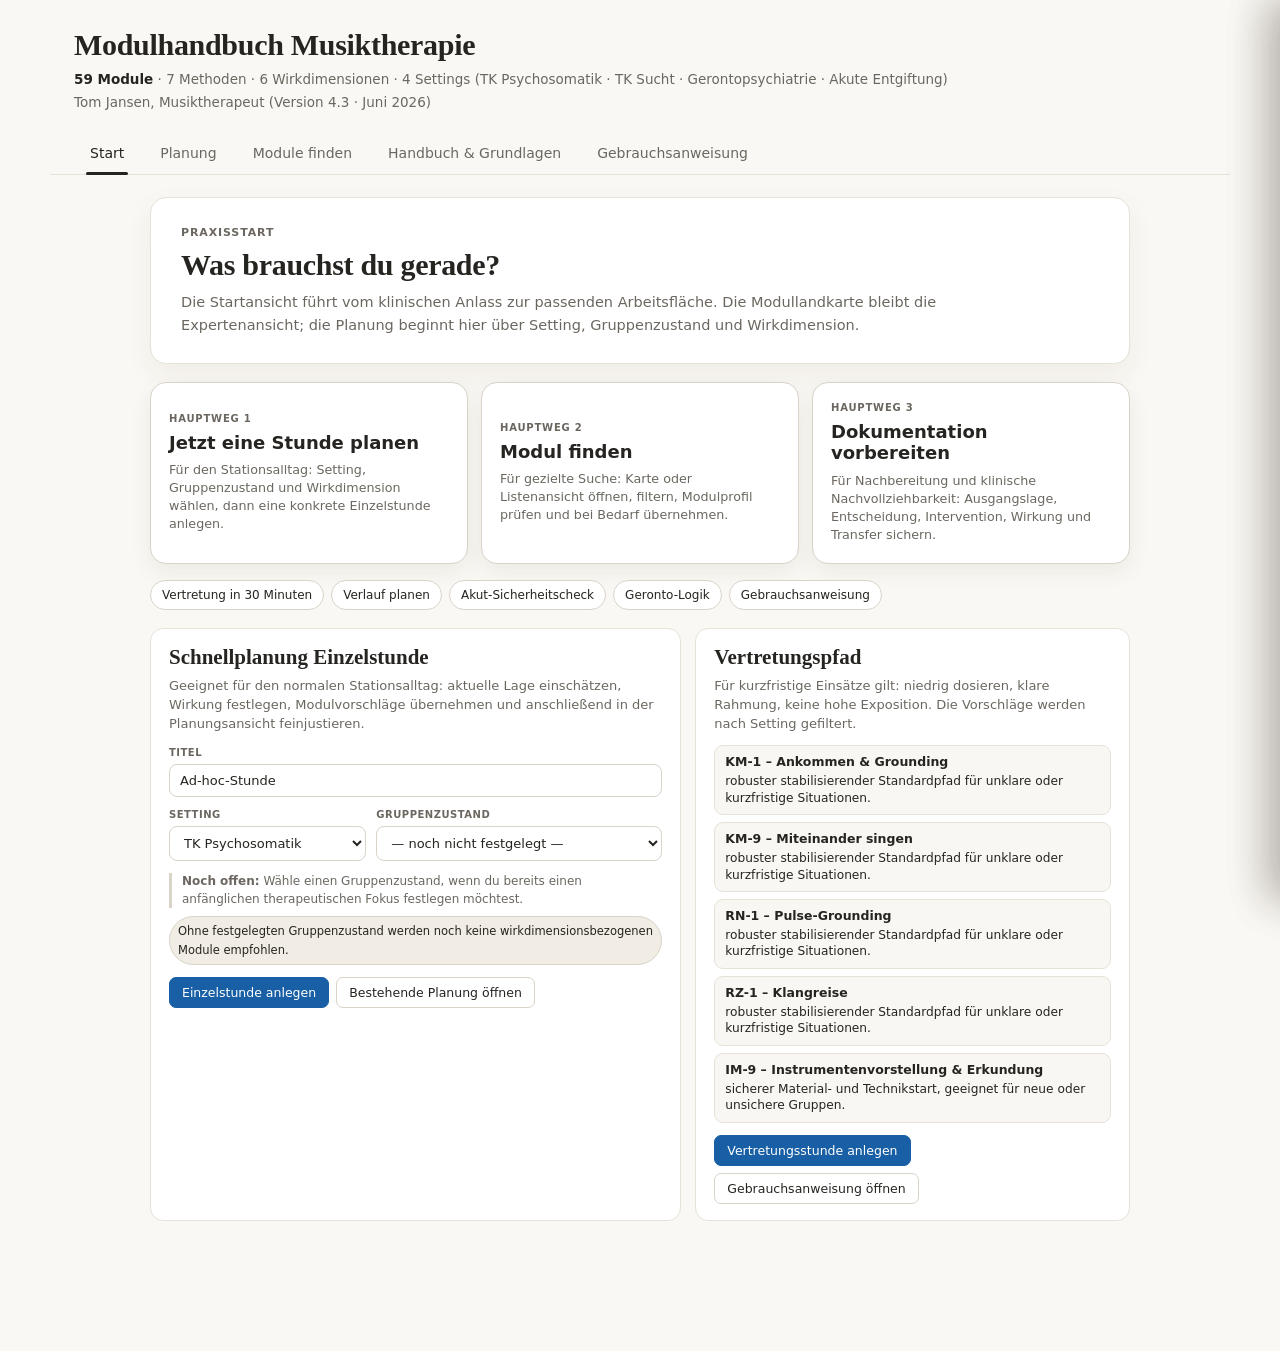
<file: index.html>
<!DOCTYPE html>
<html lang="de">
<head>
<meta charset="utf-8">
<meta name="viewport" content="width=device-width, initial-scale=1">
<title>Modulhandbuch Musiktherapie · Version 4.3 · 59 Module</title>
<link rel="stylesheet" href="./assets/css/base.css?v=4.3">
<link rel="stylesheet" href="./assets/css/layout.css?v=4.3">
<link rel="stylesheet" href="./assets/css/modules.css?v=4.3">
<link rel="stylesheet" href="./assets/css/handbook.css?v=4.3">
<link rel="stylesheet" href="./assets/css/print.css?v=4.3">
<link rel="stylesheet" href="./assets/css/planning.css?v=4.3">
<link rel="stylesheet" href="./assets/css/components.css?v=4.3">
</head>
<body>
<header class="app-header">
  <h1 class="app-title">Modulhandbuch Musiktherapie</h1>
  <p class="app-sub"><b>59 Module</b> · 7 Methoden · 6 Wirkdimensionen · 4 Settings (TK Psychosomatik · TK Sucht · Gerontopsychiatrie · Akute Entgiftung)</p>
  <p class="app-sub" style="margin-top:2px">Tom Jansen, Musiktherapeut <span style="font-weight:400;color:var(--color-text-secondary)">(Version 4.3 · Juni 2026)</span></p>
</header>

<nav class="tabs" role="tablist" aria-label="Ansicht wechseln">
  <button class="tab on" id="tab-start"  role="tab" aria-selected="true"  onclick="showView('start',this)">Start</button>
  <button class="tab" id="tab-planung" role="tab" aria-selected="false" onclick="showView('planung',this)">Planung</button>
  <button class="tab" id="tab-karte" role="tab" aria-selected="false" onclick="showView('karte',this)">Module finden</button>
  <button class="tab" id="tab-handbuch" role="tab" aria-selected="false" onclick="showView('handbuch',this)">Handbuch &amp; Grundlagen</button>
  <button class="tab" id="tab-hilfe" role="tab" aria-selected="false" onclick="showView('hilfe',this)">Gebrauchsanweisung</button>
</nav>


<!-- ============ ANSICHT 0: START / PRAXISDASHBOARD ============ -->
<section class="view on" id="view-start" role="tabpanel" aria-labelledby="tab-start">
  <div class="start-wrap">
    <div class="start-hero">
      <div class="start-kicker">Praxisstart</div>
      <h1>Was brauchst du gerade?</h1>
      <p>Die Startansicht führt vom klinischen Anlass zur passenden Arbeitsfläche. Die Modullandkarte bleibt die Expertenansicht; die Planung beginnt hier über Setting, Gruppenzustand und Wirkdimension.</p>
    </div>

    <div class="start-primary" aria-label="Drei Hauptwege">
      <button class="start-primary-card" onclick="document.getElementById('startTitle').focus()"><em>Hauptweg 1</em><strong>Jetzt eine Stunde planen</strong><span>Für den Stationsalltag: Setting, Gruppenzustand und Wirkdimension wählen, dann eine konkrete Einzelstunde anlegen.</span></button>
      <button class="start-primary-card" onclick="showView('karte',document.getElementById('tab-karte'))"><em>Hauptweg 2</em><strong>Modul finden</strong><span>Für gezielte Suche: Karte oder Listenansicht öffnen, filtern, Modulprofil prüfen und bei Bedarf übernehmen.</span></button>
      <button class="start-primary-card" onclick="startCreatePreset('doku')"><em>Hauptweg 3</em><strong>Dokumentation vorbereiten</strong><span>Für Nachbereitung und klinische Nachvollziehbarkeit: Ausgangslage, Entscheidung, Intervention, Wirkung und Transfer sichern.</span></button>
    </div>

    <div class="start-quick" aria-label="Schnellzugriffe">
      <button onclick="startCreatePreset('vertretung')">Vertretung in 30 Minuten</button>
      <button onclick="plAddPlan();showView('planung',document.getElementById('tab-planung'))">Verlauf planen</button>
      <button onclick="showView('handbuch',document.getElementById('tab-handbuch'));setTimeout(()=>hbJumpContains('Akut-Sicherheitscheck'),30)">Akut-Sicherheitscheck</button>
      <button onclick="showView('handbuch',document.getElementById('tab-handbuch'));setTimeout(()=>hbJumpContains('Gerontopsychiatrie'),30)">Geronto-Logik</button>
      <button onclick="showView('hilfe',document.getElementById('tab-hilfe'))">Gebrauchsanweisung</button>
    </div>

    <div class="start-two">
      <div class="start-box">
        <h2>Schnellplanung Einzelstunde</h2>
        <p>Geeignet für den normalen Stationsalltag: aktuelle Lage einschätzen, Wirkung festlegen, Modulvorschläge übernehmen und anschließend in der Planungsansicht feinjustieren.</p>
        <div class="start-fields">
          <div class="start-field full"><label>Titel</label><input class="start-input" id="startTitle" value="Ad-hoc-Stunde" placeholder="z. B. TK Sucht Montag"></div>
          <div class="start-field"><label>Setting</label><select class="start-select" id="startSetting" onchange="startRenderRecommendations()">
            <option value="p">TK Psychosomatik</option><option value="s">TK Sucht</option><option value="g">Gerontopsychiatrie</option><option value="a">Akute Entgiftung</option>
          </select></div>
            <div class="start-field"><label>Gruppenzustand</label><select class="start-select" id="startState" onchange="startRenderRecommendations()">
              <option value="">— noch nicht festgelegt —</option>
              <option value="unruhig">unruhig / angespannt / überflutet</option>
            <option value="erschoepft">erschöpft / apathisch / blockiert</option>
            <option value="ausdruck">affektiv geladen / ausdrucksbedürftig</option>
            <option value="kontakt">vereinzelt / wenig Kontakt</option>
            <option value="bio">biografisch berührt / suchend</option>
            <option value="abschluss">Abschluss / Verdichtung / Transfer</option>
          </select></div>
        </div>
        <div class="start-note" id="startStateNote"></div>
        <div class="start-recs" id="startRecs"></div>
        <div class="start-actions">
          <button class="pl-btn primary" onclick="startCreatePreset('schnell')">Einzelstunde anlegen</button>
          <button class="pl-btn" onclick="showView('planung',document.getElementById('tab-planung'))">Bestehende Planung öffnen</button>
        </div>
      </div>

      <div class="start-box">
        <h2>Vertretungspfad</h2>
        <p>Für kurzfristige Einsätze gilt: niedrig dosieren, klare Rahmung, keine hohe Exposition. Die Vorschläge werden nach Setting gefiltert.</p>
        <div class="start-mini-list" id="startVertretungList"></div>
        <div class="start-actions">
          <button class="pl-btn primary" onclick="startCreatePreset('vertretung')">Vertretungsstunde anlegen</button>
          <button class="pl-btn" onclick="showView('hilfe',document.getElementById('tab-hilfe'))">Gebrauchsanweisung öffnen</button>
        </div>
      </div>
    </div>
  </div>
</section>

<!-- ============ ANSICHT 1: MODULLANDKARTE ============ -->
<section class="view" id="view-karte" role="tabpanel" aria-labelledby="tab-karte">
  <div class="search-wrap">
    <span class="search-ico">⌕</span>
    <input id="search" type="search" placeholder="Modul suchen (Code oder Name) …" autocomplete="off" aria-label="Modul suchen">
    <button class="search-clear" id="searchClear" aria-label="Suche leeren" onclick="clearSearch()">×</button>
  </div>

  <div class="ml">
    <div class="ml-leg">
      <span style="font-weight:600;color:var(--color-text-primary)">Methode:</span>
      <span><span class="leg-sq" style="background:#FFF3CC;border:0.5px solid #E8C030"></span> Bodysongs (KM)</span>
      <span><span class="leg-sq" style="background:#E1F5EE;border:0.5px solid #5DCAA5"></span> Rezeptiv (RZ)</span>
      <span><span class="leg-sq" style="background:#A8DFF0;border:0.5px solid #1890B8"></span> Improvisation (IM)</span>
      <span><span class="leg-sq" style="background:#FDE8CC;border:0.5px solid #D4802A"></span> Rhythmik/NMT (RN)</span>
      <span><span class="leg-sq" style="background:#F5E0E0;border:0.5px solid #C05050"></span> Trommel (TR)</span>
      <span><span class="leg-sq" style="background:#EEEDFE;border:0.5px solid #7F77DD"></span> Hypnosystem. (HS)</span>
      <span><span class="leg-sq" style="background:#F8E0F0;border:0.5px solid #C060A0"></span> Life Kinetik (LK)</span>
      <span class="leg-sep"></span>
      <span style="font-weight:600;color:var(--color-text-primary)">Setting:</span>
      <span><span class="leg-sd" style="background:#1A6FBF"></span> Psy</span>
      <span><span class="leg-sd" style="background:#BA7517"></span> Sucht</span>
      <span><span class="leg-sd" style="background:#4A8A18"></span> Ger</span>
      <span><span class="leg-sd" style="background:#D44000"></span> Akut</span>
      <span class="leg-sep"></span>
      <span><span class="leg-sd" style="background:#1A6FBF;opacity:.3"></span> Anpassung</span>
      <span><span class="leg-sd" style="background:#C8C7BF"></span> nein</span>
      <span><span class="leg-sd" style="background:transparent;border:1.5px dashed #D44000;display:inline-block;width:7px;height:7px;border-radius:50%;vertical-align:middle"></span> Ausnahme</span>
      <span class="leg-sep"></span>
      <span>⇅ mehrere Dim. &nbsp;·&nbsp; ⊕ integrativ &nbsp;·&nbsp; ★ Kern &nbsp;·&nbsp; Vertiefung = therapeutische Erfahrung nötig</span>
      <span class="leg-sep"></span>
      <span><span class="vb vb-ok">vertretungsgeeignet</span></span>
      <span><span class="vb vb-exp">Erfahrung nötig</span></span>
      <span><span class="vb vb-rahm">Ergänzung</span></span>
    </div>

    <details class="ml-hinweise">
      <summary>Hinweise &amp; Quickguides</summary>
      <div class="ml-hinweise-grid">
        <div class="ml-note"><strong>Nutzung:</strong> Auf eine Modulkachel tippen öffnet das vollständige Profil (Steckbrief, Ablauf, Settinghinweise, Checkpoints). · <strong>Vertretung &amp; Einsatzlogik:</strong> „vertretungsgeeignet“ = robustes Modul für Vertretungssituationen; „therapeutische Erfahrung nötig“ = erhöhter Prozess- und Rückführungsanspruch; „Ergänzung / Abschluss“ = integrativer Baustein.</div>
        <div class="ml-note"><strong>Orientierungsmodule:</strong> IM-9 <em>Instrumentenvorstellung &amp; Erkundung</em> und TR-9 <em>Trommeltechnik – Grundlagen</em> dienen als sichere technische Einstiegsmodule. Sie führen in Material, Klangmöglichkeiten, Spielweise und Gruppenrahmen ein und eignen sich besonders für neue Gruppen, Vertretungssituationen sowie Patient:innen mit Unsicherheit, Scham, Leistungsangst oder wenig musikalischer Vorerfahrung.</div>
        <div class="ml-note"><strong>Vertretung in 30 Minuten:</strong> Bei unruhiger Gruppe zuerst KM-1, KM-9 oder RN-1; bei erschöpfter Gruppe RN-2, IM-9 oder LK-1; bei unsicherer neuer Gruppe IM-9 oder TR-9. In der Gerontopsychiatrie eignen sich KM-9, RZ-4, KM-4 oder RN-2 vereinfacht; in der Akuten Entgiftung KM-1 Kurzform, RZ-4 oder RN-1 minimal. Bei unklarer Lage gilt: W1 vor W2, Stabilisierung vor Ausdruck.</div>
        <div class="ml-note"><strong>Akut-Sicherheitscheck:</strong> Vor Akut-Einsatz prüfen: ausreichende Orientierung, stabile vegetative Lage, Freiwilligkeit mit Pausen- und Abbruchrecht sowie kurze, reizarme Durchführung ohne Reflexionsdruck. Bei Hinweisen auf Delir, akute Intoxikationsnähe, Psychose, akute Suizidalität oder massive Instabilität keine eigenständige Gruppenintervention ohne Rücksprache mit Pflege, ärztlichem Dienst oder Behandlungsteam.</div>
        <div class="ml-note"><strong>Nutzung durch Kolleg:innen:</strong> Vertretungsgeeignete, niedrig dosierte Module können Orientierung geben, wenn Setting, Rahmen und Abbruchmöglichkeiten geklärt sind. Vertiefende Ausdrucks-, Biografie-, Improvisations- und hypnosystemische Module gehören in musiktherapeutisch qualifizierte Hände oder in enge fachliche Rücksprache.</div>
      </div>
    </details>
    <div class="ml-filters">
      <span class="fl">Filter:</span>
      <button class="fb on" data-k="all" onclick="fs('all',this)">Alle</button>
      <button class="fb" data-k="p" onclick="fs('p',this)" style="border-color:#1A6FBF;color:#1A6FBF">Psychosomatik</button>
      <button class="fb" data-k="s" onclick="fs('s',this)" style="border-color:#BA7517;color:#BA7517">Sucht TK</button>
      <button class="fb" data-k="g" onclick="fs('g',this)" style="border-color:#4A8A18;color:#4A8A18">Geronto</button>
      <button class="fb" data-k="a" onclick="fs('a',this)" style="border-color:#D44000;color:#D44000">Akut-Entgiftung</button>
      <span class="leg-sep"></span>
      <button class="fb" data-k="kern" onclick="fs('kern',this)" style="border-color:#534AB7;color:#534AB7">★ Kernmodule</button>
      <button class="fb" data-k="integ" onclick="fs('integ',this)" style="border-color:#0F6E56;color:#0F6E56">⊕ Integrativ</button>
      <button class="fb" data-k="vertief" onclick="fs('vertief',this)" style="border-color:#993C1D;color:#993C1D">Vertiefung</button>
      <span class="leg-sep"></span>
      <button class="fb" data-k="vok" onclick="fs('vok',this)" style="border-color:#2D6A1F;color:#2D6A1F">vertretungsgeeignet</button>
      <button class="fb" data-k="vexp" onclick="fs('vexp',this)" style="border-color:#8A4A00;color:#8A4A00">therapeutische Erfahrung nötig</button>
      <button class="fb" data-k="vrahm" onclick="fs('vrahm',this)" style="border-color:#0F6E56;color:#0F6E56">Ergänzung / Abschluss</button>
    </div>

    <div class="ml-filters" style="margin-top:5px">
      <span class="fl">Methode:</span>
      <button class="fb-m on" data-m="all" onclick="fm('all',this)">Alle</button>
      <button class="fb-m" data-m="km" onclick="fm('km',this)" style="border-color:#E8C030;color:#7A5C00;background:#FFF3CC">KM</button>
      <button class="fb-m" data-m="im" onclick="fm('im',this)" style="border-color:#1890B8;color:#054862;background:#A8DFF0">IM</button>
      <button class="fb-m" data-m="rz" onclick="fm('rz',this)" style="border-color:#5DCAA5;color:#085041;background:#E1F5EE">RZ</button>
      <button class="fb-m" data-m="rn" onclick="fm('rn',this)" style="border-color:#D4802A;color:#6A3A08;background:#FDE8CC">RN</button>
      <button class="fb-m" data-m="tr" onclick="fm('tr',this)" style="border-color:#C05050;color:#7A1414;background:#F5E0E0">TR</button>
      <button class="fb-m" data-m="hs" onclick="fm('hs',this)" style="border-color:#7F77DD;color:#26215C;background:#EEEDFE">HS</button>
      <button class="fb-m" data-m="lk" onclick="fm('lk',this)" style="border-color:#C060A0;color:#6B1858;background:#F8E0F0">LK</button>
    </div>

<div class="ml-modebox" id="mlClinicalModeBox"></div>
<div class="ml-toolbar"><span class="fl">Ansicht:</span><span class="ml-viewtoggle"><button id="mlModeMap" class="on" onclick="setModuleView('map')">Karte</button><button id="mlModeList" onclick="setModuleView('list')">Liste</button></span><button class="ml-modebtn" id="gerontoModeBtn" onclick="mlToggleGerontoMode()">Geronto-Modus</button><button class="ml-modebtn" id="acuteSafeBtn" onclick="mlToggleAcuteSafe()">Nur akut sichere Kurzformen</button><button class="ml-modebtn" onclick="plPrintCurrentModuleList()">Aktuelle Modulliste drucken</button><span class="fl">Die Liste ist für schnelle Auswahl, die Karte für Überblick.</span></div>
<div id="mlb" class="ml-map"></div>
<div id="moduleList" class="ml-list"></div>
    <div class="no-hits" id="noHits">Keine Module gefunden. Suche oder Filter anpassen.</div>
  </div>
</section>

<!-- ============ ANSICHT 2: HANDBUCH ============ -->
<section class="view" id="view-handbuch" role="tabpanel" aria-labelledby="tab-handbuch">
  <div class="hb-dashboard">
    <h1>Handbuch &amp; Grundlagen: gezielt lesen, nicht durchsuchen müssen</h1>
    <p>Dieser Bereich enthält die fachliche Masterlogik. Die Schnellzugriffe führen direkt zu den Abschnitten, die im Alltag am häufigsten gebraucht werden.</p>
    <div class="hb-quickgrid">
      <button onclick="hbJumpContains('Klinische Entscheidungslogik')"><strong>Entscheidungslogik</strong><span>Vom Gruppenzustand zur Intervention</span></button>
      <button onclick="hbJumpContains('Arbeiten mit der interaktiven')"><strong>Interaktive Fassung</strong><span>Planung, Kurzdoku und Grenzen</span></button>
      <button onclick="hbJumpContains('Vertretung in 30 Minuten')"><strong>Vertretung</strong><span>Sichere Standardpfade</span></button>
      <button onclick="hbJumpContains('Akut-Sicherheitscheck')"><strong>Akut</strong><span>Sicherheitsprüfung vor Einsatz</span></button>
      <button onclick="hbJumpContains('Gerontopsychiatrie')"><strong>Geronto</strong><span>Musikalischer Einstieg statt Gesprächsrunde</span></button>
      <button onclick="hbJumpContains('Dokumentationsbausteine')"><strong>Dokumentation</strong><span>Fachtext statt Kürzellogik</span></button>
      <button onclick="hbJumpContains('Die sechs Wirkdimensionen')"><strong>Wirkdimensionen</strong><span>W1 bis W6 im Überblick</span></button>
      <button onclick="hbJumpContains('Die sieben Methoden')"><strong>Methoden</strong><span>KM, RZ, IM, RN, TR, HS, LK</span></button>
    </div>
    <div class="hb-readtools">
      <div class="start-field full"><label>Im Handbuch suchen</label><input class="start-input" id="hbSearchInput" placeholder="Suchbegriff im Grundlagenbereich …" oninput="hbSearchInputChanged(this.value)" onkeydown="if(event.key==='Enter') hbSearchNext()"></div>
      <div class="hb-toolbuttons">
        <button type="button" onclick="hbSearchNext()">Fundstelle</button>
        <button type="button" id="hbCompactBtn" onclick="hbToggleCompact()">Kurzstruktur</button>
        <button type="button" onclick="hbClearReadingTools()">Alles anzeigen</button>
      </div>
    </div>
  </div>
  <div class="hb-navdock" id="hbNavDock">
    <span class="hb-navlabel">Handbuch-Navigation</span>
    <button type="button" onclick="hbScrollOverview()">Zur Übersicht</button>
    <button type="button" id="hbBackBtn" onclick="hbGoBack()" disabled>Zurück</button>
    <button type="button" onclick="hbScrollTop()">Nach oben</button>
    <button type="button" id="hbSearchNextDock" onclick="hbSearchNext()" disabled>Nächste Fundstelle</button>
    <span class="hb-position" id="hbPosition">Übersicht</span>
    <div class="hb-searchresults" id="hbSearchResults" hidden></div>
  </div>
  <div class="hb-layout">
    <aside class="hb-toc" id="hbToc"><div class="toc-h">Inhalt</div></aside>
    <div class="hb-content"><div class="doc" id="hbContent"></div></div>
  </div>
  <button class="hb-floatingtop" id="hbFloatTop" type="button" onclick="hbScrollTop()">Nach oben</button>
</section>

<!-- ============ ANSICHT 3: PLANUNG ============ -->
<section class="view" id="view-planung" role="tabpanel" aria-labelledby="tab-planung">
  <div class="pl-layout">
    <aside class="pl-side">
      <div class="pl-h">Behandlungsverläufe</div>
      <ul class="pl-planlist" id="plPlanList"></ul>
      <button class="pl-btn primary" style="width:100%" onclick="plAddPlan()">+ Neuer Verlauf</button>
      <div class="pl-h" style="margin-top:18px">Einzelstunden</div>
      <ul class="pl-planlist" id="plSingleList"></ul>
      <button class="pl-btn" style="width:100%" onclick="plAddSingle()">+ Einzelstunde</button>
      <div class="pl-favbox">
        <div class="pl-h">Häufig genutzt</div>
        <div id="plFavList"></div>
        <p class="pl-hint" style="margin:8px 0 0">Feste Schnellliste für robuste Alltagsmodule. Profil öffnen oder direkt in die aktive Stunde übernehmen.</p>
      </div>
      <div class="pl-h" style="margin-top:18px">Sichern</div>
      <div class="pl-toolbar">
        <button class="pl-btn tiny" onclick="plExport()">Export (JSON)</button>
        <button class="pl-btn tiny" onclick="document.getElementById('plImportFile').click()">Import</button>
        <input type="file" id="plImportFile" accept="application/json,.json" style="display:none" onchange="plImport(this)">
      </div>
      <p class="pl-hint" style="margin-top:8px">Die Pläne werden lokal in diesem Browser auf diesem PC gespeichert (localStorage). Der Stundenrahmen, therapeutische Entscheidung und Dokumentationskern werden mitgespeichert. Zur Sicherung oder Weitergabe den JSON-Export nutzen – beim Import wird der aktuelle Stand ersetzt.</p>
    </aside>
    <div class="pl-main" id="plMain"></div>
  </div>
</section>



<!-- ============ ANSICHT 4: GEBRAUCHSANWEISUNG ============ -->
<section class="view" id="view-hilfe" role="tabpanel" aria-labelledby="tab-hilfe">
  <article class="help-wrap">
    <h1>Gebrauchsanweisung zur interaktiven Planungs- und Dokumentationsfassung</h1>
    <p class="help-lead">Diese Ansicht erklärt, wie die Modullandkarte, das Handbuch und die Planung zusammenarbeiten. Sie ist als Arbeitsanleitung für den klinischen Alltag gedacht: schnell genug für die Vorbereitung, genau genug für eine nachvollziehbare Dokumentation.</p>

    <div class="help-card">
      <p><strong>Grundprinzip:</strong> Die interaktive Fassung ersetzt keine therapeutische Einschätzung. Sie hilft dabei, die eigene klinische Entscheidung sichtbar zu machen: Ausgangslage erkennen, Wirkdimension wählen, Bausteine passend dosieren, Durchführung anpassen und die Stunde anschließend fachlich dokumentieren.</p>
    </div>

    <h2>1. Drei Arbeitsbereiche</h2>
    <div class="help-grid">
      <div class="help-step"><strong>Modullandkarte</strong>Sie dient der schnellen Orientierung. Hier lassen sich Module nach Setting, Methode, Kernmodul, Vertretungseignung und weiteren Kriterien filtern. Ein Klick auf eine Kachel öffnet das vollständige Modulprofil.</div>
      <div class="help-step"><strong>Handbuch &amp; Grundlagen</strong>Dieser Bereich enthält die fachliche Masterlogik: Entscheidungslogik, Wirkdimensionen, Methoden, Settinghinweise, Dokumentationsbausteine und die vollständigen Modulprofile.</div>
      <div class="help-step"><strong>Planung</strong>Hier werden Einzelstunden oder Behandlungsverläufe erstellt. Jede Stunde erhält einen Stundenrahmen, eine therapeutische Entscheidung, passende Bausteine, editierbare Phasen und eine automatische Kurzdokumentation.</div>
      <div class="help-step"><strong>Gebrauchsanweisung</strong>Dieser Bereich erklärt die Bedienung und die fachliche Logik der interaktiven Fassung. Er ist bewusst knapp gehalten und soll direkt während der Arbeit nutzbar bleiben.</div>
    </div>

    <h2>2. Typischer Ablauf einer Stunde</h2>
    <p>Eine reguläre musiktherapeutische Stunde beginnt nicht mit der Methode, sondern mit Kontakt und Orientierung. In Psychosomatik, Sucht und Akutbereich steht am Anfang meist eine kurze Begrüßung und eine Nachfrage zur aktuellen Lage. Danach wird entschieden, welche therapeutische Richtung heute tragfähig ist.</p>
    <div class="help-flow">
      <span>Begrüßung</span><span>aktuelle Lage</span><span>Gruppenzustand</span><span>Wirkdimension</span><span>Bausteinwahl</span><span>Durchführung</span><span>Beobachtung</span><span>Kurzdokumentation</span>
    </div>
    <p>In der Gerontopsychiatrie ist die Logik anders. Dort beginnt die Stunde in der Regel nicht mit einer Gesprächsrunde, sondern direkt musikalisch: mit vertrautem Lied, Klangritual, Rhythmus, Summen oder einem wiederkehrenden musikalischen Anfang. Die Einschätzung entsteht stärker aus Beobachtung: Wachheit, Blickkontakt, Unruhe, Mitsingen, Rückzug, Orientierung und affektive Resonanz.</p>

    <h2>3. Neue Stunde oder Verlauf anlegen</h2>
    <ol>
      <li>Den Reiter <strong>Planung</strong> öffnen.</li>
      <li>Entweder <strong>Neuer Verlauf</strong> oder <strong>Einzelstunde</strong> wählen.</li>
      <li>Setting, Datum, Gruppe und gegebenenfalls Thema eintragen.</li>
      <li>Falls der Schwerpunkt bereits klar ist, eine Wirkdimension auswählen. Wenn noch offen ist, was die Gruppe braucht, bleibt die Wirkdimension zunächst leer.</li>
      <li>Den Stundenrahmen ausfüllen: Einstieg, aktuelle Themen oder Beobachtung, therapeutische Entscheidung und Dokumentationskern.</li>
    </ol>

    <h2>4. Stundenrahmen nutzen</h2>
    <p>Der Stundenrahmen bildet die klinische Orientierung vor der eigentlichen Intervention ab. Er beantwortet nicht die Frage „Was mache ich heute?“, sondern zuerst: „Was zeigt sich gerade, und was braucht die Gruppe jetzt?“</p>
    <h3>Reguläre Eingangsrunde</h3>
    <p>Geeignet vor allem für TK Psychosomatik, TK Sucht und stabile Gruppen im Akutbereich. Hier werden Begrüßung, aktuelle Themen, Stimmung, Druck, Konflikte, Erschöpfung, Kontaktfähigkeit oder Gruppendynamik knapp erfasst.</p>
    <h3>Geronto: direkter musikalischer Beginn</h3>
    <p>Geeignet für Gerontopsychiatrie. Hier wird nicht zuerst abgefragt, sondern musikalisch begonnen. Der Einstieg dient Orientierung, Vertrautheit und Sicherheit. Beobachtet werden Wachheit, Blickkontakt, Unruhe, Beteiligung, Wiedererkennen und Resonanz.</p>
    <h3>Krise / Akut: kurze Stabilisierung</h3>
    <p>Geeignet bei deutlich erhöhter Anspannung, Überflutung oder geringer Belastbarkeit. Hier gilt: kurz, klar, reizarm, freiwillig und jederzeit abbrechbar. Reflexionsdruck wird vermieden.</p>

    <h2>5. Bausteine auswählen</h2>
    <p>Der Baustein-Picker kann nach <strong>Wirkdimension</strong> oder nach <strong>Methode</strong> angezeigt werden. Für die klinische Planung ist die Wirkdimensionsansicht oft hilfreicher, weil sie von der therapeutischen Zielrichtung ausgeht. Die Methodenansicht bleibt sinnvoll, wenn methodische Vielfalt geprüft oder bewusst eine bestimmte Arbeitsweise gewählt werden soll.</p>
    <ol>
      <li>In der Stunde auf <strong>Baustein hinzufügen</strong> klicken.</li>
      <li>Oben wählen: <strong>nach Wirkdimension</strong> oder <strong>nach Methode</strong>.</li>
      <li>Den aktiven Setting- und Wirkdimensionsfilter beachten.</li>
      <li>Falls zu wenig angezeigt wird, den Wirkdimensionsfilter lösen.</li>
      <li>Passendes Modul auswählen und danach die Phasen prüfen.</li>
    </ol>
    <div class="help-card">
      <p><strong>Merksatz:</strong> Die Codes wie KM-1, RN-2 oder W4 sind Planungsmarker. Sie helfen beim Finden und Sortieren. Für die Dokumentation werden sie in fachlich lesbare Sprache übersetzt.</p>
    </div>

    <h2>6. Phasen bearbeiten</h2>
    <p>Nach dem Einfügen eines Bausteins werden die Phasen aus dem Modulprofil übernommen. Sie enthalten Durchführungshinweise, Zielrichtung und Ablauf. Diese Texte sind keine starre Vorschrift. Sie dürfen vor der Stunde an Gruppe, Tagesform, Setting und Zeitrahmen angepasst werden.</p>
    <p>Wenn ein älterer Baustein nur eine knappe Phasenfassung enthält, kann die ausführliche Fassung über <strong>aus Modulprofil neu übernehmen</strong> erneut geladen werden. Eigene Anpassungen sollten deshalb nur dann überschrieben werden, wenn sie nicht mehr gebraucht werden.</p>

    <h2>7. Automatische Kurzdokumentation verwenden</h2>
    <p>Die automatische Kurzdokumentation erstellt aus den Einträgen der Stunde einen fachlichen Fließtext. Sie verwendet keine internen Kürzel und keine Zeitangaben aus den einzelnen Abschnitten, sondern übersetzt Wirkdimensionen und Methoden in klinisch lesbare Formulierungen.</p>
    <p>Der Text ist als Rohfassung gedacht. Vor dem Eintrag ins Dokumentationssystem sollte er geprüft, gekürzt und konkretisiert werden. Besonders wichtig sind beobachtbare Reaktionen der Patient:innen und die eigene therapeutische Entscheidung.</p>
    <div class="help-example">Beispielstruktur:
Die musiktherapeutische Einheit fand im Setting TK Sucht statt. Zu Beginn zeigte sich die Gruppe angespannt und motorisch unruhig. Daraus ergab sich der fachliche Schwerpunkt Stabilisierung, Orientierung und Regulation. Eingesetzt wurde eine körper- und stimmbezogene musiktherapeutische Arbeit zur Orientierung und Beruhigung. Im Verlauf reduzierte sich die Unruhe sichtbar; mehrere Teilnehmende konnten sich auf das Summen einlassen, eine Person nutzte Zuhören als sichere Teilnahmeform. Für die nächste Stunde bleibt eine niedrig dosierte Aktivierung sinnvoll.</div>

    <h2>8. Dokumentationsqualität prüfen</h2>
    <p>Eine gute Kurzdokumentation beantwortet fünf Fragen:</p>
    <ol>
      <li>Wie war die Ausgangslage?</li>
      <li>Welche therapeutische Richtung wurde gewählt?</li>
      <li>Welche Intervention wurde durchgeführt?</li>
      <li>Wie reagierte die Gruppe beobachtbar?</li>
      <li>Was folgt daraus für die nächste Stunde oder den weiteren Verlauf?</li>
    </ol>
    <p>Zu vermeiden sind reine Methodenlisten ohne Beobachtung, reine Stimmungsbeschreibungen ohne therapeutische Entscheidung und Formulierungen, die nur aus internen Codes bestehen. Die Dokumentation soll auch für Kolleg:innen anderer Berufsgruppen nachvollziehbar bleiben.</p>

    <h2>9. Sichern, Exportieren und Weitergeben</h2>
    <p>Die Planung wird lokal im Browser gespeichert. Das bedeutet: Sie bleibt auf diesem Gerät und in diesem Browser erhalten, solange Browserdaten nicht gelöscht werden. Für Sicherung, Gerätewechsel oder Weitergabe wird der JSON-Export genutzt.</p>
    <ol>
      <li>Regelmäßig <strong>Export (JSON)</strong> nutzen.</li>
      <li>Die Datei mit Datum abspeichern, zum Beispiel <em>musiktherapie_planung_2026-06-10.json</em>.</li>
      <li>Beim Import wird der aktuelle Planungsstand ersetzt. Deshalb vorher exportieren, wenn der bestehende Stand erhalten bleiben soll.</li>
    </ol>

    <h2>10. Praktische Arbeitsregel</h2>
    <div class="help-card">
      <p><strong>Erst klinisch denken, dann technisch klicken.</strong> Die Datei ist dann am stärksten, wenn sie deine therapeutische Logik unterstützt: Was zeigt sich? Was braucht die Gruppe? Wie niedrig oder hoch darf ich dosieren? Was war beobachtbar? Was ist für die nächste Stunde wichtig?</p>
    </div>
  </article>
</section>

<!-- ============ MODULPICKER (Baustein wählen) ============ -->
<div class="overlay" id="plPickerOverlay" onclick="plClosePicker()"></div>
<div class="pl-picker" id="plPicker" role="dialog" aria-modal="true" aria-label="Baustein hinzufügen">
  <div class="pl-picker-bar">
    <h3>Baustein hinzufügen</h3>
    <button class="panel-btn panel-close" onclick="plClosePicker()" aria-label="Schließen">×</button>
  </div>
  <div class="search-wrap" style="margin:12px 16px 0;max-width:none">
    <span class="search-ico">⌕</span>
    <input id="plPickerSearch" type="search" placeholder="Modul suchen (Code oder Name) …" autocomplete="off" oninput="plRenderPicker()">
  </div>
  <div class="pl-picker-controls">
    <span class="pl-h">Darstellung</span>
    <span class="pl-toggle" role="group" aria-label="Bausteine gruppieren">
      <button type="button" id="plViewWirk" class="on" onclick="plSetPickerView('wirk')">nach Wirkdimension</button>
      <button type="button" id="plViewMethod" onclick="plSetPickerView('method')">nach Methode</button>
    </span>
  </div>
  <div class="pl-picker-body" id="plPickerBody"></div>
</div>

<!-- ============ DRUCKBEREICH (nur beim Drucken sichtbar) ============ -->
<div id="printArea"></div>

<!-- ============ DETAIL-PANEL (Modulprofil) ============ -->
<div class="overlay" id="overlay" onclick="closePanel()"></div>
<div class="panel" id="panel" role="dialog" aria-modal="true" aria-label="Modulprofil">
  <div class="panel-bar">
    <span class="panel-tag" id="panelTag"></span>
    <span class="panel-method" id="panelMethod"></span>
    <span class="spacer"></span>
    <button class="panel-btn" onclick="printPanel()" title="Dieses Modul drucken">Drucken</button>
    <button class="panel-btn panel-close" onclick="closePanel()" aria-label="Schließen">×</button>
  </div>
  <div class="panel-body doc" id="panelBody"></div>
</div>

<!-- ============ DATEN UND APP ============ -->
<script src="./assets/js/modules.js"></script>
<script src="./assets/js/moduleMap.js?v=4.3"></script>
<script src="./assets/js/navigation.js"></script>
<script src="./assets/js/moduleList.js?v=4.3"></script>
<script src="./assets/js/handbook.js"></script>
<script src="./assets/js/planning.js"></script>
<script src="./assets/js/storage.js"></script>
<script src="./assets/js/documentation.js"></script>
<script src="./assets/js/print.js"></script>
<script src="./assets/js/app.js?v=4.3"></script>
</body>
</html>
</file>
<file: assets/css/base.css>
/* =========================================================================
   MODULHANDBUCH MUSIKTHERAPIE – statische Web-App (Version 4.3 / Karte v4.3 / 59 Module)
   Zusammenführung von Modullandkarte (HTML) + Modulhandbuch (DOCX).

   GESTALTUNGSENTSCHEIDUNGEN (dokumentiert für Nachfolge):
   - Bewusst KEINE externen Schriften/Bibliotheken: Die Datei muss offline und
     im Stationsalltag (auch ausgedruckt) zuverlassig funktionieren. Daher ein
     hochwertiger System-Font-Stack statt Google Fonts.
   - Farbsystematik (Methodenfarben, Setting-Punkte) wurde unverandert aus der
     bewährten Modullandkarte v10.7 übernommen, damit Karte und Profile konsistent
     sind.
   - Alle CSS-Variablen sind hier lokal definiert (fruher von der Claude-
     Umgebung gestellt), damit die Datei eigenstandig lauffahig ist.
   ========================================================================= */

:root{
  --font-sans: system-ui, -apple-system, "Segoe UI", Roboto, "Helvetica Neue", Arial, sans-serif;
  --font-serif: "Iowan Old Style", "Palatino Linotype", Palatino, "Book Antiqua", Georgia, serif;

  --color-text-primary:#262420;
  --color-text-secondary:#6b6760;
  --color-background:#faf8f4;
  --color-background-secondary:#f1ede5;
  --color-surface:#ffffff;
  --color-border-secondary:#d9d3c8;
  --color-border-tertiary:#e7e2d8;
  --border-radius-md:10px;

  /* Settingfarben (aus v10.7) */
  --c-psy:#1A6FBF; --c-sucht:#BA7517; --c-ger:#4A8A18; --c-akut:#D44000;
}

*{box-sizing:border-box}
html{-webkit-text-size-adjust:100%}
body{
  margin:0; background:var(--color-background); color:var(--color-text-primary);
  font-family:var(--font-sans); font-size:15px; line-height:1.6;
  -webkit-font-smoothing:antialiased;
}
</file>
<file: assets/css/layout.css>
/* ---------- Kopfbereich ---------- */
.app-header{
  max-width:1180px; margin:0 auto; padding:28px 24px 0;
}
.app-title{
  font-family:var(--font-serif); font-weight:600; letter-spacing:-.01em;
  font-size:30px; line-height:1.15; margin:0; color:var(--color-text-primary);
}
.app-sub{ margin:6px 0 0; color:var(--color-text-secondary); font-size:13.5px }
.app-sub b{color:var(--color-text-primary);font-weight:600}
.app-ver{
  display:inline-block; margin-top:10px; font-size:11.5px; letter-spacing:.04em;
  text-transform:uppercase; color:var(--color-text-secondary);
  border:0.5px solid var(--color-border-secondary); border-radius:20px; padding:3px 11px;
}

/* ---------- Tab-Navigation ---------- */
.tabs{
  max-width:1180px; margin:20px auto 0; padding:0 24px;
  display:flex; gap:4px; border-bottom:1px solid var(--color-border-tertiary);
}
.tab{
  appearance:none; background:transparent; border:0; cursor:pointer;
  font-family:var(--font-sans); font-size:14px; font-weight:500;
  color:var(--color-text-secondary); padding:11px 16px 13px; position:relative;
}
.tab:hover{color:var(--color-text-primary)}
.tab.on{color:var(--color-text-primary)}
.tab.on::after{
  content:""; position:absolute; left:12px; right:12px; bottom:-1px; height:2.5px;
  background:var(--color-text-primary); border-radius:2px;
}

.view{ max-width:1180px; margin:0 auto; padding:18px 24px 80px; display:none }
.view.on{display:block}


/* ===== Start / Praxisdashboard ===== */
.start-wrap{max-width:980px;margin:0 auto 50px}
.start-hero{background:var(--color-surface);border:0.5px solid var(--color-border-tertiary);border-radius:16px;padding:26px 30px;margin:4px 0 18px;box-shadow:0 10px 28px rgba(60,50,30,.06)}
.start-kicker{font-size:11px;font-weight:700;letter-spacing:.08em;text-transform:uppercase;color:var(--color-text-secondary);margin:0 0 7px}
.start-hero h1{font-family:var(--font-serif);font-size:30px;line-height:1.15;font-weight:600;letter-spacing:-.01em;margin:0 0 8px;color:var(--color-text-primary)}
.start-hero p{margin:0;color:var(--color-text-secondary);font-size:14.5px;max-width:760px}
.start-grid{display:grid;grid-template-columns:repeat(5,1fr);gap:10px;margin:14px 0 18px}
.start-card{appearance:none;text-align:left;background:var(--color-surface);border:0.5px solid var(--color-border-secondary);border-radius:13px;padding:15px 14px;cursor:pointer;min-height:118px;font-family:var(--font-sans);color:var(--color-text-primary);box-shadow:0 5px 14px rgba(60,50,30,.05)}
.start-card:hover{background:var(--color-background-secondary);transform:translateY(-1px)}
.start-card strong{display:block;font-size:14px;line-height:1.25;margin-bottom:7px}
.start-card span{display:block;font-size:11.8px;line-height:1.35;color:var(--color-text-secondary)}
.start-two{display:grid;grid-template-columns:1.1fr .9fr;gap:14px;margin-top:14px}
.start-box{background:var(--color-surface);border:0.5px solid var(--color-border-tertiary);border-radius:13px;padding:16px 18px}
.start-box h2{font-family:var(--font-serif);font-size:21px;font-weight:600;line-height:1.2;margin:0 0 7px}
.start-box p{font-size:13px;color:var(--color-text-secondary);margin:0 0 12px;line-height:1.45}
.start-fields{display:grid;grid-template-columns:1fr 1fr;gap:10px;margin:10px 0 12px}
.start-field{display:flex;flex-direction:column;gap:3px}
.start-field.full{grid-column:1 / -1}
.start-field label{font-size:10px;font-weight:700;letter-spacing:.05em;text-transform:uppercase;color:var(--color-text-secondary)}
.start-input,.start-select{font-family:var(--font-sans);font-size:13px;border:0.5px solid var(--color-border-secondary);border-radius:8px;padding:8px 10px;background:var(--color-surface);color:var(--color-text-primary)}
.start-input:focus,.start-select:focus{outline:2px solid #b9c9dd;outline-offset:0}
.start-recs{display:flex;flex-wrap:wrap;gap:6px;margin:8px 0 12px}
.start-rec{font-size:11.5px;border:0.5px solid var(--color-border-secondary);border-radius:999px;padding:5px 8px;background:var(--color-background-secondary);color:var(--color-text-primary)}
.start-rec button{appearance:none;border:0;background:transparent;cursor:pointer;font-size:11px;color:#185FA5;margin-left:5px;padding:0}
.start-note{font-size:12px;color:var(--color-text-secondary);border-left:3px solid var(--color-border-secondary);padding-left:10px;margin:10px 0 0;line-height:1.45}
.start-actions{display:flex;flex-wrap:wrap;gap:7px;margin-top:12px}
.start-mini-list{display:grid;gap:7px;margin-top:9px}
.start-mini{border:0.5px solid var(--color-border-tertiary);border-radius:9px;padding:8px 10px;background:rgba(241,237,229,.45);font-size:12.2px;line-height:1.35}
.start-mini strong{display:block;font-size:12.5px;margin-bottom:2px;color:var(--color-text-primary)}
@media(max-width:980px){.start-grid{grid-template-columns:repeat(2,1fr)}.start-two{grid-template-columns:1fr}}
@media(max-width:600px){.start-hero{padding:20px 16px}.start-hero h1{font-size:24px}.start-grid{grid-template-columns:1fr}.start-fields{grid-template-columns:1fr}.start-field.full{grid-column:auto}}


/* ===== Überarbeitung v4.3: klare Arbeitswege, Listenansicht, Handbuch-Navigation ===== */
.start-primary{display:grid;grid-template-columns:repeat(3,1fr);gap:13px;margin:16px 0}
.start-primary-card{appearance:none;text-align:left;background:var(--color-surface);border:1px solid var(--color-border-secondary);border-radius:16px;padding:19px 18px;cursor:pointer;min-height:148px;font-family:var(--font-sans);color:var(--color-text-primary);box-shadow:0 8px 22px rgba(60,50,30,.07)}
.start-primary-card:hover{background:var(--color-background-secondary);transform:translateY(-1px)}
.start-primary-card em{display:block;font-style:normal;font-size:10px;font-weight:800;letter-spacing:.08em;text-transform:uppercase;color:var(--color-text-secondary);margin-bottom:8px}
.start-primary-card strong{display:block;font-size:18px;line-height:1.18;margin-bottom:8px}
.start-primary-card span{display:block;font-size:12.7px;line-height:1.42;color:var(--color-text-secondary)}
.start-quick{display:flex;flex-wrap:wrap;gap:7px;margin:3px 0 18px}
.start-quick button{appearance:none;border:0.5px solid var(--color-border-secondary);background:var(--color-surface);border-radius:999px;padding:7px 11px;font-size:12px;color:var(--color-text-primary);cursor:pointer;font-family:var(--font-sans)}
.start-quick button:hover{background:var(--color-background-secondary)}
.ml-toolbar{display:flex;flex-wrap:wrap;align-items:center;gap:8px;margin:8px 0 10px}
.ml-viewtoggle{display:inline-flex;border:0.5px solid var(--color-border-secondary);border-radius:999px;overflow:hidden;background:var(--color-surface)}
.ml-viewtoggle button{appearance:none;border:0;background:transparent;cursor:pointer;font-family:var(--font-sans);font-size:11.5px;color:var(--color-text-secondary);padding:6px 11px}
.ml-viewtoggle button.on{background:var(--color-background-secondary);color:var(--color-text-primary);font-weight:700}
.ml-list{display:none;background:var(--color-surface);border:0.5px solid var(--color-border-tertiary);border-radius:12px;overflow:hidden;margin-top:10px}
.ml-list.on{display:block}
.ml-list table{width:100%;border-collapse:collapse;font-size:12.5px}
.ml-list th,.ml-list td{border-bottom:0.5px solid var(--color-border-tertiary);padding:8px 9px;text-align:left;vertical-align:top}
.ml-list th{background:var(--color-background-secondary);font-size:10px;text-transform:uppercase;letter-spacing:.06em;color:var(--color-text-secondary)}
.ml-list tr:hover td{background:rgba(241,237,229,.45)}
.ml-list button{appearance:none;border:0.5px solid var(--color-border-secondary);border-radius:7px;background:var(--color-surface);font-size:11px;padding:4px 7px;cursor:pointer;color:var(--color-text-primary)}
.ml-list button:hover{background:var(--color-background-secondary)}
.ml-map.off{display:none}
.hb-dashboard{background:var(--color-surface);border:0.5px solid var(--color-border-tertiary);border-radius:14px;padding:18px 20px;margin:0 0 16px;box-shadow:0 8px 20px rgba(60,50,30,.05)}
.hb-dashboard h1{font-family:var(--font-serif);font-size:24px;font-weight:600;line-height:1.18;margin:0 0 6px}
.hb-dashboard p{font-size:13.2px;color:var(--color-text-secondary);margin:0 0 12px;max-width:860px}
.hb-quickgrid{display:grid;grid-template-columns:repeat(4,1fr);gap:8px;margin-top:10px}
.hb-quickgrid button{appearance:none;text-align:left;border:0.5px solid var(--color-border-secondary);border-radius:10px;background:var(--color-surface);padding:10px 11px;cursor:pointer;font-family:var(--font-sans);font-size:12px;color:var(--color-text-primary)}
.hb-quickgrid button:hover{background:var(--color-background-secondary)}
.hb-quickgrid button strong{display:block;font-size:12.5px;margin-bottom:3px}
.hb-quickgrid button span{display:block;color:var(--color-text-secondary);font-size:11px;line-height:1.3}
.decision-card{border:0.5px solid var(--color-border-secondary);background:var(--color-background-secondary);border-radius:12px;padding:12px 13px;margin:0 0 16px;font-size:12.7px}
.decision-card h3{font-family:var(--font-serif);font-size:18px;margin:0 0 8px}
.decision-grid{display:grid;grid-template-columns:1fr 1fr;gap:7px 12px}
.decision-grid div{border-top:0.5px solid var(--color-border-tertiary);padding-top:6px}
.decision-grid b{display:block;font-size:10px;text-transform:uppercase;letter-spacing:.06em;color:var(--color-text-secondary);margin-bottom:2px}
@media(max-width:900px){.start-primary{grid-template-columns:1fr}.hb-quickgrid{grid-template-columns:1fr 1fr}.decision-grid{grid-template-columns:1fr}}
@media(max-width:620px){.hb-quickgrid{grid-template-columns:1fr}.ml-list{overflow-x:auto}.ml-list table{min-width:760px}}

/* ---------- Suchfeld ---------- */
.search-wrap{position:relative; margin:6px 0 14px; max-width:420px}
.search-wrap input{
  width:100%; font-family:var(--font-sans); font-size:13.5px;
  padding:9px 12px 9px 32px; border:0.5px solid var(--color-border-secondary);
  border-radius:22px; background:var(--color-surface); color:var(--color-text-primary);
}
.search-wrap input:focus{outline:2px solid #b9c9dd; outline-offset:0}
.search-ico{position:absolute;left:11px;top:50%;transform:translateY(-50%);color:var(--color-text-secondary);font-size:14px;pointer-events:none}
.search-clear{position:absolute;right:6px;top:50%;transform:translateY(-50%);border:0;background:transparent;cursor:pointer;color:var(--color-text-secondary);font-size:16px;padding:4px 8px;display:none}
</file>
<file: assets/css/modules.css>
/* ===== Modullandkarte (übernommen & angepasst aus v10.7) ===== */
.ml{padding:.25rem 0;font-family:var(--font-sans)}
.ml-leg{display:flex;flex-wrap:wrap;gap:4px 12px;padding:8px 12px;border:0.5px solid var(--color-border-tertiary);border-radius:var(--border-radius-md);margin-bottom:10px;font-size:11px;align-items:center;color:var(--color-text-secondary);background:var(--color-surface)}
.leg-sq{width:10px;height:10px;border-radius:2px;display:inline-block;vertical-align:middle;flex-shrink:0}
.leg-sd{width:7px;height:7px;border-radius:50%;display:inline-block;vertical-align:middle;flex-shrink:0}
.leg-sep{width:1px;height:14px;background:var(--color-border-tertiary);flex-shrink:0;margin:0 2px}
.ml-filters{display:flex;gap:5px;margin-bottom:10px;flex-wrap:wrap;align-items:center}
.fl{font-size:11px;color:var(--color-text-secondary)}
.fb{font-size:11px;padding:3px 9px;border-radius:20px;border:0.5px solid var(--color-border-secondary);background:var(--color-surface);cursor:pointer;color:var(--color-text-secondary)}
.fb.on{font-weight:600;background:var(--color-background-secondary)}
.fb:hover{background:var(--color-background-secondary)}
.fb-m{font-size:11px;padding:3px 9px;border-radius:20px;border:0.5px solid var(--color-border-secondary);background:var(--color-surface);cursor:pointer;color:var(--color-text-secondary)}
.fb-m.on{font-weight:700}
.fb-m:hover{filter:brightness(.95)}
.wrow{margin-bottom:6px}
.whead{display:flex;align-items:baseline;gap:7px;margin-bottom:5px;flex-wrap:wrap}
.wbadge{font-size:10px;font-weight:600;padding:2px 8px;border-radius:20px;flex-shrink:0}
.wname{font-size:12.5px;font-weight:600;color:var(--color-text-primary)}
.wtrig{font-size:11px;color:var(--color-text-secondary)}
.chips{display:flex;flex-wrap:wrap;gap:5px}
.chip{width:112px;padding:7px 8px 7px;border-radius:9px;border:0.5px solid transparent;cursor:pointer;transition:opacity .15s,transform .1s,box-shadow .15s;flex-shrink:0}
.chip:hover{transform:translateY(-1px);border-color:var(--color-border-secondary);box-shadow:0 4px 12px rgba(60,50,30,.10)}
.chip:focus-visible{outline:2px solid #185FA5;outline-offset:1px}
.chip.faded{opacity:.12;pointer-events:none}
.chip.hide{display:none}
.cid{font-size:9.5px;font-weight:700;margin-bottom:2px;letter-spacing:.02em}
.cname{font-size:10.5px;font-weight:600;line-height:1.3;margin-bottom:4px}
.cnote{font-size:9px;opacity:.6;margin-bottom:3px;font-style:italic}
.sdots{display:flex;gap:3px}
.sd{width:7px;height:7px;border-radius:50%;display:inline-block;flex-shrink:0}
.wdiv{height:0.5px;background:var(--color-border-tertiary);margin:6px 0 10px}
.w2sg{margin-bottom:9px}
.w2sghead{display:flex;align-items:center;gap:8px;margin-bottom:5px}
.w2sgbadge{font-size:10.5px;font-weight:600;padding:2px 10px;border-radius:20px;flex-shrink:0}
.w2sgline{flex:1;height:0.5px;background:var(--color-border-tertiary)}
.vbadges{display:flex;flex-wrap:wrap;gap:3px;margin-top:4px}
.vb{font-size:8.2px;line-height:1;padding:2px 4px;border-radius:10px;border:0.5px solid currentColor;opacity:.82;white-space:nowrap}
.vb-ok{color:#2D6A1F;background:rgba(45,106,31,.07)}
.vb-exp{color:#8A4A00;background:rgba(138,74,0,.07)}
.vb-rahm{color:#0F6E56;background:rgba(15,110,86,.07)}
.vb-vt{color:#993C1D;background:rgba(153,60,29,.08);font-weight:600}
.ml-note{font-size:11px;color:var(--color-text-secondary);border:0.5px solid var(--color-border-tertiary);border-radius:8px;padding:8px 10px;margin:0;background:var(--color-background-secondary)}
.ml-hinweise{border:0.5px solid var(--color-border-tertiary);border-radius:8px;margin:7px 0 10px;background:var(--color-background-secondary);overflow:hidden}
.ml-hinweise summary{font-size:11px;font-weight:600;color:var(--color-text-secondary);padding:7px 10px;cursor:pointer;list-style:none;user-select:none}
.ml-hinweise summary::-webkit-details-marker{display:none}
.ml-hinweise summary::after{content:" ▾";font-size:10px}
.ml-hinweise[open] summary::after{content:" ▴"}
.ml-hinweise summary:hover{color:var(--color-text-primary)}
.ml-hinweise-grid{display:flex;flex-direction:column;gap:6px;padding:0 10px 10px}
.tchips{display:flex;flex-wrap:wrap;gap:5px;margin-top:6px}
.tchip{font-size:10.5px;line-height:1.3;padding:6px 8px;border-radius:8px;border:0.5px solid #5DCAA5;background:#E1F5EE;color:#0F6E56;max-width:190px}
.no-hits{font-size:13px;color:var(--color-text-secondary);padding:18px 4px;display:none}

/* ===== Detail-Panel (Modulprofil, slide-in von rechts) ===== */
.overlay{position:fixed;inset:0;background:rgba(38,36,32,.42);opacity:0;visibility:hidden;transition:opacity .22s;z-index:40}
.overlay.on{opacity:1;visibility:visible}
.panel{
  position:fixed;top:0;right:0;height:100%;width:min(720px,94vw);
  background:var(--color-surface);box-shadow:-12px 0 40px rgba(40,30,15,.18);
  transform:translateX(100%);transition:transform .26s cubic-bezier(.4,0,.2,1);
  z-index:41;display:flex;flex-direction:column;
}
.panel.on{transform:translateX(0)}
.panel-bar{
  display:flex;align-items:center;gap:10px;padding:14px 18px;
  border-bottom:1px solid var(--color-border-tertiary);flex-shrink:0;
  background:var(--color-surface);position:sticky;top:0;
}
.panel-tag{font-size:11px;font-weight:700;padding:3px 9px;border-radius:6px;letter-spacing:.03em}
.panel-method{font-size:11.5px;color:var(--color-text-secondary)}
.panel-bar .spacer{flex:1}
.panel-btn{appearance:none;border:0.5px solid var(--color-border-secondary);background:var(--color-surface);cursor:pointer;border-radius:7px;padding:6px 11px;font-size:12px;color:var(--color-text-secondary);font-family:var(--font-sans)}
.panel-btn:hover{background:var(--color-background-secondary);color:var(--color-text-primary)}
.panel-close{font-size:18px;line-height:1;padding:5px 10px}
.panel-body{overflow-y:auto;padding:20px 26px 60px;flex:1}

/* Modulprofil-Typografie im Panel + Handbuch */
.doc h2{font-family:var(--font-serif);font-size:23px;font-weight:600;margin:2px 0 14px;letter-spacing:-.01em;line-height:1.2}
.doc h1{font-family:var(--font-serif);font-size:26px;font-weight:600;margin:34px 0 12px;letter-spacing:-.01em;padding-bottom:6px;border-bottom:1px solid var(--color-border-tertiary)}
.doc h3{font-family:var(--font-serif);font-size:19px;font-weight:600;margin:26px 0 10px}
.doc h4{
  font-size:11px;font-weight:700;letter-spacing:.07em;text-transform:uppercase;
  color:var(--color-text-secondary);margin:22px 0 8px;
}
.doc p{margin:0 0 11px}
.doc strong{font-weight:600;color:var(--color-text-primary)}
.doc ul,.doc ol{margin:0 0 12px;padding-left:22px}
.doc li{margin:3px 0}
.doc table{border-collapse:collapse;width:100%;margin:6px 0 16px;font-size:13px}
.doc th,.doc td{border:0.5px solid var(--color-border-tertiary);padding:7px 10px;text-align:left;vertical-align:top}
.doc thead th{background:var(--color-background-secondary);font-weight:600;font-size:12px}
.doc tbody tr:nth-child(even){background:rgba(241,237,229,.45)}
.doc colgroup{display:none}

/* HINWEIS-Boxen je Setting */
.hinweis{border-radius:9px;padding:11px 13px;margin:8px 0;border:0.5px solid;font-size:13px;line-height:1.55}
.hinweis p{margin:0}
.hinweis-label{font-size:10px;font-weight:700;letter-spacing:.06em;text-transform:uppercase;margin-bottom:5px}
.hinweis-psy{background:rgba(24,95,165,.06);border-color:rgba(24,95,165,.30)}
.hinweis-psy .hinweis-label{color:var(--c-psy)}
.hinweis-sucht{background:rgba(133,79,11,.06);border-color:rgba(133,79,11,.30)}
.hinweis-sucht .hinweis-label{color:var(--c-sucht)}
.hinweis-ger{background:rgba(59,109,17,.06);border-color:rgba(59,109,17,.30)}
.hinweis-ger .hinweis-label{color:var(--c-ger)}
.hinweis-akut{background:rgba(192,74,0,.07);border-color:rgba(192,74,0,.35)}
.hinweis-akut .hinweis-label{color:var(--c-akut)}
.callout{background:var(--color-background-secondary);border:0.5px solid var(--color-border-secondary);border-radius:9px;padding:11px 13px;margin:10px 0;font-size:13px}
</file>
<file: assets/css/handbook.css>
/* ===== Handbuch-Ansicht (TOC + Inhalt) ===== */
.hb-layout{display:flex;gap:30px;align-items:flex-start}
.hb-toc{
  position:sticky;top:14px;flex:0 0 232px;max-height:calc(100vh - 40px);overflow-y:auto;
  font-size:12.5px;padding:14px 12px;border:0.5px solid var(--color-border-tertiary);
  border-radius:var(--border-radius-md);background:var(--color-surface);
}
.hb-toc .toc-h{font-size:10px;font-weight:700;letter-spacing:.07em;text-transform:uppercase;color:var(--color-text-secondary);margin:0 0 8px}
.hb-toc a{display:block;color:var(--color-text-secondary);text-decoration:none;padding:3px 6px;border-radius:6px;line-height:1.35}
.hb-toc a:hover{background:var(--color-background-secondary);color:var(--color-text-primary)}
.hb-toc a.lvl2{padding-left:16px;font-size:12px}
.hb-toc a.lvl3{padding-left:26px;font-size:11.5px;opacity:.85}
.hb-content{flex:1;min-width:0;max-width:760px}
.hb-content .doc h1:first-child{margin-top:0}
.hb-content .doc h1,.hb-content .doc h2,.hb-content .doc h3,.hb-content .doc h4{scroll-margin-top:82px}

@media(max-width:840px){
  .hb-layout{flex-direction:column}
  .hb-toc{position:static;flex:none;width:100%;max-height:none}
  .chips .chip{width:calc(50% - 3px)}
}



/* ===== v4.3: Handbuch-Navigation mit stabiler Ankersteuerung ===== */
/* ===== v4.3: Benutzerführung, Empfehlungen, Favoriten und Dokumentationsstile ===== */
/* ===== v4.3 Feinschliff: Geronto-/Akutmodus, Handbuch-Lesemodus, Druckziele, sprachliche Variation ===== */
.ml-modebox{display:none;border:0.5px solid var(--color-border-secondary);border-radius:12px;background:var(--color-surface);padding:12px 14px;margin:8px 0 12px;box-shadow:0 4px 14px rgba(60,50,30,.05)}
.ml-modebox.on{display:block}
.ml-modebox h3{font-family:var(--font-serif);font-size:18px;line-height:1.2;margin:0 0 4px;color:var(--color-text-primary)}
.ml-modebox p{font-size:12.5px;line-height:1.45;margin:0 0 8px;color:var(--color-text-secondary)}
.ml-modebox .ml-mode-actions{display:flex;flex-wrap:wrap;gap:6px}
.ml-toolbar{display:flex;flex-wrap:wrap;gap:7px;align-items:center;margin:8px 0 10px}
.ml-toolbar .ml-modebtn{font-size:11.5px;border:0.5px solid var(--color-border-secondary);background:var(--color-surface);border-radius:999px;padding:5px 9px;cursor:pointer;color:var(--color-text-primary)}
.ml-toolbar .ml-modebtn.on{font-weight:700;background:var(--color-background-secondary)}
.hb-readtools{display:grid;grid-template-columns:1.2fr auto;gap:10px;align-items:end;margin-top:14px;padding:12px;border:0.5px solid var(--color-border-tertiary);border-radius:12px;background:var(--color-surface)}
.hb-readtools .hb-toolbuttons{display:flex;flex-wrap:wrap;gap:6px;justify-content:flex-end}
.hb-readtools button{border:0.5px solid var(--color-border-secondary);background:var(--color-surface);border-radius:999px;padding:7px 10px;font-size:12px;cursor:pointer;color:var(--color-text-primary)}
.hb-readtools button.on{font-weight:700;background:var(--color-background-secondary)}
.hb-searchhit{outline:2px solid #b9c9dd;outline-offset:3px;border-radius:4px}
.hb-searchterm{background:#ffe58a;color:inherit;border-radius:3px;padding:0 2px}
.hb-searchterm.current{background:#f5a623;color:#211a0d;box-shadow:0 0 0 2px rgba(245,166,35,.28)}
.hb-content.compact .doc p,.hb-content.compact .doc ul,.hb-content.compact .doc ol,.hb-content.compact .doc table,.hb-content.compact .doc h4{display:none}
.hb-content.compact .doc h1,.hb-content.compact .doc h2,.hb-content.compact .doc h3{display:block}
@media(max-width:720px){.hb-readtools{grid-template-columns:1fr}.hb-readtools .hb-toolbuttons{justify-content:flex-start}}
.hb-navdock{
  position:sticky;top:0;z-index:12;display:flex;flex-wrap:wrap;align-items:center;gap:7px;
  margin:0 0 14px;padding:9px 10px;border:0.5px solid var(--color-border-tertiary);
  border-radius:11px;background:rgba(250,248,244,.96);backdrop-filter:blur(8px);
  box-shadow:0 7px 18px rgba(60,50,30,.07)
}
.hb-navdock .hb-navlabel{font-size:10px;font-weight:700;letter-spacing:.07em;text-transform:uppercase;color:var(--color-text-secondary);margin-right:4px}
.hb-navdock button{appearance:none;border:0.5px solid var(--color-border-secondary);background:var(--color-surface);border-radius:999px;padding:6px 10px;cursor:pointer;font-family:var(--font-sans);font-size:12px;color:var(--color-text-primary)}
.hb-navdock button:hover{background:var(--color-background-secondary)}
.hb-navdock button:disabled{opacity:.42;cursor:default;background:var(--color-surface)}
.hb-position{font-size:11.5px;color:var(--color-text-secondary);margin-left:auto;max-width:280px;overflow:hidden;text-overflow:ellipsis;white-space:nowrap}
.hb-searchresults{flex-basis:100%;border-top:0.5px solid var(--color-border-tertiary);padding-top:8px}
.hb-navdock .hb-searchresults-head{display:flex;width:100%;justify-content:space-between;align-items:center;border:0;background:transparent;border-radius:6px;padding:3px 2px;font-size:10px;font-weight:700;letter-spacing:.06em;text-transform:uppercase;color:var(--color-text-secondary)}
.hb-searchresults-head em{font-style:normal;font-weight:600;letter-spacing:0;text-transform:none;color:#185FA5}
.hb-searchresults-list{display:none;gap:4px;max-height:220px;overflow-y:auto;padding-right:3px;margin-top:5px}
.hb-searchresults.open .hb-searchresults-list{display:grid}
.hb-navdock .hb-searchresult{display:block;width:100%;text-align:left;border-radius:7px;padding:6px 8px}
.hb-searchresult strong,.hb-searchresult span{display:block}
.hb-searchresult strong{font-size:11.5px;color:var(--color-text-primary);margin-bottom:1px}
.hb-searchresult span{font-size:10.8px;line-height:1.3;color:var(--color-text-secondary)}
.hb-navdock .hb-searchresult.current{border-color:#d99216;background:#fff2c6}
.hb-floatingtop{position:fixed;right:20px;bottom:20px;z-index:35;border:0.5px solid var(--color-border-secondary);background:var(--color-surface);border-radius:999px;padding:8px 12px;font-family:var(--font-sans);font-size:12px;color:var(--color-text-primary);box-shadow:0 8px 24px rgba(60,50,30,.16);cursor:pointer;display:none}
body.hb-active .hb-floatingtop{display:block}
@media(max-width:840px){.hb-navdock{top:0}.hb-position{flex-basis:100%;margin-left:0}.hb-floatingtop{right:12px;bottom:12px}}
</file>
<file: assets/css/print.css>
/* ===== Druckstile ===== */
@media print{
  .tabs,.app-ver,.search-wrap,.ml-filters,.panel-bar,.hb-toc,.overlay{display:none !important}
  body{background:#fff;font-size:11pt}
  .view{display:none !important;padding:0;max-width:none}
  .panel{position:static;transform:none;width:100%;box-shadow:none;height:auto}
  .panel-body{overflow:visible;padding:0}
  /* Beim Drucken eines geoffneten Panels nur dieses zeigen */
  body.printing-panel .panel{display:flex !important}
  body.printing-panel .app-header{display:none}
  .doc table{font-size:10pt}
  .hinweis,.callout,.chip{break-inside:avoid}
}

/* Druck: dedizierter Druckbereich, blendet App komplett aus */
#printArea{display:none}
@media print{
  body.pl-printing > *:not(#printArea){display:none !important}
  body.pl-printing #printArea{display:block !important}
  #printArea h1{font-family:var(--font-serif);font-size:20pt;margin:0 0 4pt}
  #printArea h2{font-family:var(--font-serif);font-size:15pt;margin:18pt 0 6pt;border-top:0.5pt solid #bbb;padding-top:8pt}
  #printArea h3{font-size:12pt;margin:10pt 0 3pt}
  #printArea .pr-meta{font-size:10pt;color:#444;margin:0 0 8pt}
  #printArea .pr-block{margin:0 0 10pt;break-inside:avoid}
  #printArea .pr-phases{font-size:9.5pt;white-space:pre-wrap;color:#333;margin:2pt 0 0;padding-left:10pt;border-left:2pt solid #ccc}
  #printArea table{border-collapse:collapse;width:100%;font-size:9.5pt;margin:4pt 0}
  #printArea td,#printArea th{border:0.5pt solid #bbb;padding:3pt 6pt;text-align:left;vertical-align:top}
  #printArea .pr-total{font-weight:700;font-size:10pt;margin-top:4pt}
  #printArea .pr-warn{font-size:9pt;color:#8a4a00;margin:2pt 0}
}
</file>
<file: assets/css/planning.css>
/* =====================================================================
   PLANUNG (Reiter 3): Stundenverläufe + Behandlungsverläufe
   GESTALTUNGSENTSCHEIDUNGEN (für Nachfolge dokumentiert):
   - Speicherung in localStorage (Wunsch: Arbeits-PC, offline). Zusätzlich
     JSON-Export/Import als Sicherung und zum Weitergeben zwischen Geräten.
   - Termine: pro Stunde automatische Nummer UND freies Datumsfeld – beide
     Ansätze parallel nutzbar, keiner wird erzwungen.
   - Phasen pro Baustein werden automatisch aus dem Modulprofil übernommen,
     bleiben aber frei editierbar (Textblock). Die verlässliche Gesamtdauer
     läuft über ein separates Minuten-Feld je Baustein (keine fehleranfällige
     Summierung aus Zeitspannen-Texten).
   - Setting-Warnung nutzt dieselbe Datengrundlage wie die Landkarte
     (M[id].p/s/g/a: 1 = ja, 0.4 = Anpassung, 0 = nein, -1 = Ausnahme).
   - Verlaufs-Check ("Kurzformel": erst regulieren, dann aktivieren …) ist
     ein dezenter Hinweis, keine Sperre – die fachliche Entscheidung bleibt
     beim Menschen.
   ===================================================================== */
.pl-layout{display:flex;gap:24px;align-items:flex-start}
.pl-side{flex:0 0 250px;position:sticky;top:14px}
.pl-main{flex:1;min-width:0}
.pl-h{font-size:10px;font-weight:700;letter-spacing:.07em;text-transform:uppercase;color:var(--color-text-secondary);margin:0 0 8px}
.pl-planlist{list-style:none;margin:0 0 10px;padding:0}
.pl-planlist li{margin:0 0 4px}
.pl-planbtn{display:block;width:100%;text-align:left;border:0.5px solid var(--color-border-secondary);background:var(--color-surface);border-radius:8px;padding:8px 10px;cursor:pointer;font-family:var(--font-sans);font-size:12.5px;color:var(--color-text-primary)}
.pl-planbtn:hover{background:var(--color-background-secondary)}
.pl-planbtn.on{background:var(--color-background-secondary);font-weight:600;border-color:var(--color-border-secondary)}
.pl-planbtn .pl-planmeta{display:block;font-size:10.5px;color:var(--color-text-secondary);font-weight:400;margin-top:2px}
.pl-btn{appearance:none;border:0.5px solid var(--color-border-secondary);background:var(--color-surface);cursor:pointer;border-radius:7px;padding:7px 12px;font-size:12.5px;color:var(--color-text-primary);font-family:var(--font-sans)}
.pl-btn:hover{background:var(--color-background-secondary)}
.pl-btn.primary{background:#185FA5;border-color:#185FA5;color:#fff}
.pl-btn.primary:hover{background:#13507f}
.pl-btn.tiny{font-size:11px;padding:4px 8px;border-radius:6px}
.pl-btn.danger{color:#A32D2D;border-color:rgba(163,45,45,.35)}
.pl-btn.danger:hover{background:rgba(163,45,45,.07)}
.pl-toolbar{display:flex;flex-wrap:wrap;gap:6px;margin-bottom:6px}
.pl-empty{font-size:13px;color:var(--color-text-secondary);padding:30px 4px}
.pl-planhead{display:flex;flex-wrap:wrap;align-items:center;gap:10px;margin-bottom:14px;padding-bottom:12px;border-bottom:1px solid var(--color-border-tertiary)}
.pl-planhead input.pl-planname{font-family:var(--font-serif);font-size:21px;font-weight:600;border:0.5px solid transparent;border-radius:7px;padding:4px 8px;color:var(--color-text-primary);background:transparent;min-width:240px;flex:1}
.pl-planhead input.pl-planname:hover{border-color:var(--color-border-tertiary)}
.pl-planhead input.pl-planname:focus{outline:2px solid #b9c9dd;background:var(--color-surface)}
.pl-field{display:flex;flex-direction:column;gap:3px}
.pl-field label{font-size:10px;font-weight:700;letter-spacing:.05em;text-transform:uppercase;color:var(--color-text-secondary)}
.pl-input,.pl-select,.pl-area{font-family:var(--font-sans);font-size:13px;border:0.5px solid var(--color-border-secondary);border-radius:7px;padding:6px 9px;background:var(--color-surface);color:var(--color-text-primary)}
.pl-input:focus,.pl-select:focus,.pl-area:focus{outline:2px solid #b9c9dd;outline-offset:0}
.pl-area{resize:vertical;line-height:1.45;width:100%}
.pl-session{border:0.5px solid var(--color-border-secondary);border-radius:var(--border-radius-md);background:var(--color-surface);margin-bottom:16px;overflow:hidden}
.pl-session-head{background:var(--color-background-secondary);padding:11px 14px;display:flex;flex-wrap:wrap;align-items:center;gap:10px}
.pl-session-num{font-size:12px;font-weight:700;color:var(--color-text-primary);background:var(--color-surface);border:0.5px solid var(--color-border-secondary);border-radius:6px;padding:3px 9px;flex-shrink:0}
.pl-session-fields{display:flex;flex-wrap:wrap;gap:10px;padding:12px 14px}
.pl-session-fields .pl-field{flex:1;min-width:150px}
.pl-session-body{padding:0 14px 14px}
.pl-block{border:0.5px solid var(--color-border-tertiary);border-radius:9px;margin:8px 0;background:var(--color-surface)}
.pl-block-bar{display:flex;flex-wrap:wrap;align-items:center;gap:8px;padding:9px 11px;border-bottom:0.5px solid var(--color-border-tertiary)}
.pl-block-tag{font-size:11px;font-weight:700;padding:2px 8px;border-radius:6px;flex-shrink:0}
.pl-block-name{font-size:12.5px;font-weight:600;color:var(--color-text-primary)}
.pl-block-spacer{flex:1}
.pl-block-body{padding:10px 11px;display:flex;flex-wrap:wrap;gap:12px}
.pl-block-body .pl-field.grow{flex:1;min-width:200px}
.pl-dur{width:84px}
.pl-role{width:130px}
.pl-status{width:190px}
.pl-mvbtn{appearance:none;border:0.5px solid var(--color-border-secondary);background:var(--color-surface);cursor:pointer;border-radius:6px;width:26px;height:24px;font-size:13px;line-height:1;color:var(--color-text-secondary);padding:0}
.pl-mvbtn:hover{background:var(--color-background-secondary);color:var(--color-text-primary)}
.pl-mvbtn:disabled{opacity:.3;cursor:default}
.pl-warn{font-size:11.5px;line-height:1.45;padding:6px 10px;border-radius:7px;margin:0 11px 10px}
.pl-warn-amber{background:rgba(192,74,0,.07);border:0.5px solid rgba(192,74,0,.35);color:#8a4a00}
.pl-warn-red{background:rgba(163,45,45,.07);border:0.5px solid rgba(163,45,45,.35);color:#A32D2D}
.pl-seq{font-size:11px;color:var(--color-text-secondary);font-style:italic;padding:8px 14px 2px}
.pl-seq b{font-style:normal;font-weight:600;color:var(--color-text-primary)}
.pl-total{font-size:12.5px;font-weight:600;color:var(--color-text-primary);padding:6px 14px 12px}
.pl-total span{color:#185FA5}
.pl-addrow{padding:4px 14px 14px}
.pl-hint{font-size:11px;color:var(--color-text-secondary);background:var(--color-background-secondary);border:0.5px solid var(--color-border-tertiary);border-radius:8px;padding:8px 11px;margin-bottom:14px;line-height:1.5}
.pl-picker-controls{display:flex;flex-wrap:wrap;align-items:center;gap:7px;margin:10px 16px 0}
.pl-picker-controls .pl-h{margin:0 2px 0 0}
.pl-toggle{display:inline-flex;border:0.5px solid var(--color-border-secondary);border-radius:999px;overflow:hidden;background:var(--color-surface)}
.pl-toggle button{appearance:none;border:0;background:transparent;cursor:pointer;font-family:var(--font-sans);font-size:11.5px;color:var(--color-text-secondary);padding:5px 10px}
.pl-toggle button.on{background:var(--color-background-secondary);color:var(--color-text-primary);font-weight:700}
.pl-filter-pill{font-size:11px;border:0.5px solid var(--color-border-secondary);background:var(--color-surface);border-radius:999px;padding:5px 9px;color:var(--color-text-secondary)}
.pl-filter-pill strong{color:var(--color-text-primary)}
.pl-filter-pill button{appearance:none;border:0;background:transparent;cursor:pointer;color:#A32D2D;font-size:11px;margin-left:5px;padding:0}
.pl-wbadges{display:flex;flex-wrap:wrap;gap:3px;flex-shrink:0;max-width:140px;justify-content:flex-end}
.pl-wbadge{font-size:9px;font-weight:700;line-height:1;padding:2px 5px;border-radius:10px;border:0.5px solid currentColor;white-space:nowrap}


.pl-frame{border:0.5px solid var(--color-border-tertiary);border-radius:9px;background:rgba(241,237,229,.45);padding:10px 11px;margin:0 0 12px}
.pl-frame-top{display:flex;align-items:center;gap:10px;flex-wrap:wrap;margin-bottom:8px}
.pl-frame-title{font-size:11px;font-weight:700;letter-spacing:.06em;text-transform:uppercase;color:var(--color-text-secondary);margin-right:auto}
.pl-frame-guide{font-size:11.5px;line-height:1.45;color:var(--color-text-secondary);background:var(--color-surface);border:0.5px solid var(--color-border-tertiary);border-radius:7px;padding:7px 9px;margin:6px 0 9px}
.pl-frame-section{font-size:10px;font-weight:700;letter-spacing:.06em;text-transform:uppercase;color:#185FA5;margin:10px 0 6px}
.pl-frame-section.after{color:#7A5C00;border-top:0.5px solid var(--color-border-tertiary);padding-top:9px;margin-top:12px}
.pl-frame-grid{display:grid;grid-template-columns:1fr 1fr;gap:9px 12px}
.pl-frame-grid .pl-field.full{grid-column:1 / -1}
.pl-suggestion{display:flex;align-items:flex-start;gap:6px;margin:0 0 5px;padding:5px 7px;border:0.5px dashed #b9c9dd;border-radius:7px;background:#f7faff;font-size:10.5px;line-height:1.35;color:var(--color-text-secondary)}
.pl-suggestion span{flex:1}
.pl-suggestion strong{color:#185FA5}
.pl-suggestion .pl-btn{flex-shrink:0}
.pl-confirm{display:flex;align-items:flex-start;gap:6px;margin-top:3px;font-size:10.5px!important;font-weight:600!important;letter-spacing:0!important;text-transform:none!important;color:#185FA5!important;cursor:pointer}
.pl-confirm input{margin:1px 0 0;flex-shrink:0}
.pl-confirm:has(input:disabled){color:var(--color-text-secondary)!important;cursor:default}
.pl-textblock{font-size:11.5px;color:#185FA5;background:#f7faff}
@media(max-width:720px){.pl-frame-grid{grid-template-columns:1fr}}

.pl-docout{border:0.5px solid var(--color-border-tertiary);border-radius:9px;background:var(--color-surface);padding:10px 11px;margin:12px 0 0}
.pl-docout-top{display:flex;align-items:center;gap:10px;flex-wrap:wrap;margin-bottom:7px}
.pl-docout-title{font-size:11px;font-weight:700;letter-spacing:.06em;text-transform:uppercase;color:var(--color-text-secondary);margin-right:auto}
.pl-docout textarea{min-height:145px;background:#fbfaf7}
.pl-doc-warning{font-size:11px;line-height:1.4;color:#7A5C00;background:#fff8dc;border:0.5px solid #dfc56e;border-radius:7px;padding:7px 9px;margin:0 0 8px}

.pl-docstyle{display:flex;flex-wrap:wrap;gap:8px;align-items:flex-end;margin:0 0 8px}
.pl-docstyle .pl-field{min-width:190px}
.pl-recs{border:0.5px solid var(--color-border-tertiary);border-radius:9px;background:rgba(241,237,229,.45);padding:10px 11px;margin:0 0 12px}
.pl-recs-title{font-size:11px;font-weight:700;letter-spacing:.06em;text-transform:uppercase;color:var(--color-text-secondary);margin:0 0 7px}
.pl-wirkflow{display:flex;flex-wrap:wrap;align-items:center;gap:6px;margin:0 0 10px;padding:7px 9px;border:0.5px solid var(--color-border-tertiary);border-radius:8px;background:rgba(241,237,229,.45);font-size:11px}
.pl-wirkflow span{font-weight:700;color:var(--color-text-secondary);text-transform:uppercase;letter-spacing:.04em}
.pl-wirkflow em{font-style:normal;font-weight:600;background:var(--color-surface);border:0.5px solid var(--color-border-secondary);border-radius:999px;padding:2px 7px}
.pl-wirkflow b{color:var(--color-text-secondary)}
.pl-wirkflow.open em{font-weight:500;color:var(--color-text-secondary);border-style:dashed}
.pl-wirkflow.derived{background:#f7faff;border-color:#cbd9ea}
.pl-recgrid{display:grid;grid-template-columns:repeat(2,minmax(0,1fr));gap:7px}
.pl-recitem{border:0.5px solid var(--color-border-tertiary);border-radius:8px;background:var(--color-surface);padding:8px 9px;font-size:12px;line-height:1.35}
.pl-recitem strong{display:block;font-size:12.5px;color:var(--color-text-primary);margin-bottom:2px}
.pl-recitem em{display:block;font-style:normal;font-size:10.5px;color:var(--color-text-secondary);margin-bottom:5px}
.pl-recitem .pl-recactions{display:flex;gap:5px;flex-wrap:wrap;margin-top:6px}
.pl-favbox{margin-top:18px;border:0.5px solid var(--color-border-tertiary);border-radius:9px;background:var(--color-surface);padding:10px 11px}
.pl-favbox .pl-h{margin-bottom:7px}
.pl-favbtn{display:block;width:100%;text-align:left;border:0.5px solid var(--color-border-secondary);background:var(--color-surface);border-radius:7px;padding:6px 8px;margin:0 0 5px;cursor:pointer;font-family:var(--font-sans);font-size:11.8px;color:var(--color-text-primary)}
.pl-favbtn:hover{background:var(--color-background-secondary)}
.pl-favbtn span{display:block;color:var(--color-text-secondary);font-size:10.5px;margin-top:1px}
@media(max-width:720px){.pl-recgrid{grid-template-columns:1fr}}
.pl-phase-refresh{margin-top:6px}

/* Baustein-Auswahl (Modulpicker) */
.pl-picker{position:fixed;top:0;right:0;height:100%;width:min(560px,94vw);background:var(--color-surface);box-shadow:-12px 0 40px rgba(40,30,15,.18);transform:translateX(100%);transition:transform .26s cubic-bezier(.4,0,.2,1);z-index:43;display:flex;flex-direction:column}
.pl-picker.on{transform:translateX(0)}
.pl-picker-bar{display:flex;align-items:center;gap:10px;padding:14px 18px;border-bottom:1px solid var(--color-border-tertiary);flex-shrink:0}
.pl-picker-bar h3{font-family:var(--font-serif);font-size:17px;font-weight:600;margin:0;flex:1}
.pl-picker-body{overflow-y:auto;padding:12px 16px 60px;flex:1}
.pl-pgroup-h{font-size:10px;font-weight:700;letter-spacing:.06em;text-transform:uppercase;color:var(--color-text-secondary);margin:14px 0 6px}
.pl-pitem{display:flex;align-items:center;gap:10px;border:0.5px solid var(--color-border-tertiary);border-radius:8px;padding:8px 10px;margin-bottom:5px;cursor:pointer;background:var(--color-surface)}
.pl-pitem:hover{background:var(--color-background-secondary)}
.pl-pitem-id{font-size:10.5px;font-weight:700;flex-shrink:0;width:48px}
.pl-pitem-n{font-size:12px;flex:1;color:var(--color-text-primary)}
.pl-pitem-suit{font-size:9.5px;font-weight:700;padding:2px 7px;border-radius:10px;flex-shrink:0;white-space:nowrap}
.pl-suit-ja{color:#2D6A1F;background:rgba(45,106,31,.10)}
.pl-suit-anp{color:#8a4a00;background:rgba(192,74,0,.10)}
.pl-pitem .pl-pitem-dots{display:flex;gap:3px;flex-shrink:0}

@media(max-width:840px){
  .pl-layout{flex-direction:column;align-items:stretch}
  .pl-side{position:static;flex:none;width:100%}
  .pl-main{width:100%;max-width:100%}
}
@media(max-width:600px){
  .pl-planhead input.pl-planname{min-width:0;width:100%;flex-basis:100%}
  .pl-planhead>.pl-field{width:100%}
  .pl-planhead>.pl-btn{flex:1 1 auto}
  .pl-session-head .pl-input{min-width:0!important;width:100%;flex-basis:100%!important}
  .pl-session-fields{display:grid;grid-template-columns:1fr}
  .pl-session-fields .pl-field{min-width:0}
  .pl-session-body{padding:0 10px 12px}
  .pl-frame-top>.pl-field{min-width:0!important;width:100%}
  .pl-frame-grid .pl-field{min-width:0}
  .pl-frame .pl-input,.pl-frame .pl-select,.pl-frame .pl-area{width:100%;max-width:100%}
  .pl-suggestion{min-width:0;flex-wrap:wrap}
  .pl-suggestion span{min-width:0;overflow-wrap:anywhere}
  .pl-block-body .pl-field.grow{min-width:0;width:100%}
  .pl-role,.pl-status{width:100%;flex-basis:100%}
  .pl-docstyle .pl-field{min-width:0;width:100%}
}
</file>
<file: assets/css/components.css>
/* ===== Gebrauchsanweisung / Hilfe ===== */
.load-error{margin:14px auto;max-width:980px;padding:12px 16px;border:1px solid #A32D2D;border-radius:9px;background:#fff3f3;color:#7A1414}
.help-wrap{max-width:860px;background:var(--color-surface);border:0.5px solid var(--color-border-tertiary);border-radius:var(--border-radius-md);padding:24px 28px;margin:0 auto 40px}
.help-wrap h1{font-family:var(--font-serif);font-size:27px;font-weight:600;margin:0 0 8px;letter-spacing:-.01em;line-height:1.18;color:var(--color-text-primary)}
.help-wrap h2{font-family:var(--font-serif);font-size:21px;font-weight:600;margin:28px 0 10px;line-height:1.25;color:var(--color-text-primary)}
.help-wrap h3{font-size:13px;font-weight:700;letter-spacing:.06em;text-transform:uppercase;color:var(--color-text-secondary);margin:20px 0 7px}
.help-wrap p{margin:0 0 11px;color:var(--color-text-primary)}
.help-wrap ul,.help-wrap ol{margin:0 0 14px;padding-left:22px}
.help-wrap li{margin:4px 0}
.help-lead{font-size:15.5px;color:var(--color-text-secondary);margin-bottom:18px!important}
.help-card{background:var(--color-background-secondary);border:0.5px solid var(--color-border-tertiary);border-radius:9px;padding:13px 15px;margin:12px 0 16px}
.help-card p:last-child{margin-bottom:0}
.help-grid{display:grid;grid-template-columns:1fr 1fr;gap:12px;margin:12px 0 16px}
.help-step{border:0.5px solid var(--color-border-tertiary);border-radius:9px;padding:12px 14px;background:var(--color-surface)}
.help-step strong{display:block;margin-bottom:4px;color:var(--color-text-primary)}
.help-flow{display:flex;flex-wrap:wrap;gap:7px;margin:10px 0 16px}
.help-flow span{font-size:12px;border:0.5px solid var(--color-border-secondary);border-radius:18px;padding:5px 9px;background:var(--color-background-secondary)}
.help-example{font-family:var(--font-sans);font-size:13px;line-height:1.5;background:#fff;border:0.5px solid var(--color-border-secondary);border-radius:9px;padding:12px 14px;margin:8px 0 14px;white-space:pre-wrap;color:var(--color-text-primary)}
@media(max-width:700px){.help-wrap{padding:18px 14px}.help-grid{grid-template-columns:1fr}.help-wrap h1{font-size:23px}.help-wrap h2{font-size:19px}}

/* =====================================================================
   MOBILE-OPTIMIERUNG (nachträglich ergänzt – Juni 2026)
   PROBLEM (für Nachfolge dokumentiert):
   Auf schmalen Smartphone-Displays liess sich die Seite horizontal
   verschieben ("Darstellung zu breit"). Ursache waren die 4-spaltigen
   Tabellen in den Modulprofilen (Steckbrief, Phasen-Ablauf, Checkpoints):
   Durch das Standard-Tabellenverhalten (table-layout:auto) erzwangen lange
   deutsche Wörter wie "Gerontopsychiatrie" oder "Selbstregulationserfahrungen"
   eine Mindestbreite, die über den Bildschirmrand hinausragte und damit die
   gesamte Seite breiter als das Display machte. Zusätzlich war der seitliche
   Rand (24px) auf kleinen Geräten zu gross.
   LÖSUNG (greift nur bis 600px Bildschirmbreite, Desktop bleibt unverändert):
   1. Seitenränder von Kopf, Tabs, Ansichten und Detail-Panel reduziert.
   2. Tabellen auf feste Spaltenbreiten (table-layout:fixed) umgestellt;
      dadurch greifen die in der Datei hinterlegten Spaltenverhältnisse
      (colgroup, auf Desktop bewusst ausgeblendet) wieder, und lange Wörter
      werden per Silbentrennung/Umbruch gebrochen statt überzulaufen.
   3. overflow-x:hidden als zusätzliche Absicherung gegen seitliches Wischen.
   ===================================================================== */
@media (max-width: 600px){
  html, body{ overflow-x:hidden; }

  .app-header{ padding:20px 14px 0; }
  .app-title{ font-size:23px; }
  .tabs{
    padding:0 14px;
    gap:0;
    overflow-x:auto;
    overscroll-behavior-x:contain;
    scrollbar-width:thin;
  }
  .tab{ padding:11px 9px 13px; font-size:13px; flex:0 0 auto; }
  .view{ padding:14px 14px 60px; }

  .panel{ width:100vw; }
  .panel-bar{ padding:12px 14px; }
  .panel-body{ padding:16px 14px 50px; }
  .pl-picker{ width:100vw; }

  /* Tabellen in Modulprofilen & Handbuch handytauglich machen */
  .doc table{ table-layout:fixed; width:100%; font-size:11.5px; }
  .doc colgroup{ display:table-column-group; }   /* hinterlegte Spaltenbreiten wieder aktiv */
  .doc th, .doc td{
    padding:5px 6px;
    overflow-wrap:anywhere;
    word-break:break-word;
    hyphens:auto;
  }
  .doc thead th{ font-size:11px; }
}
</file>
